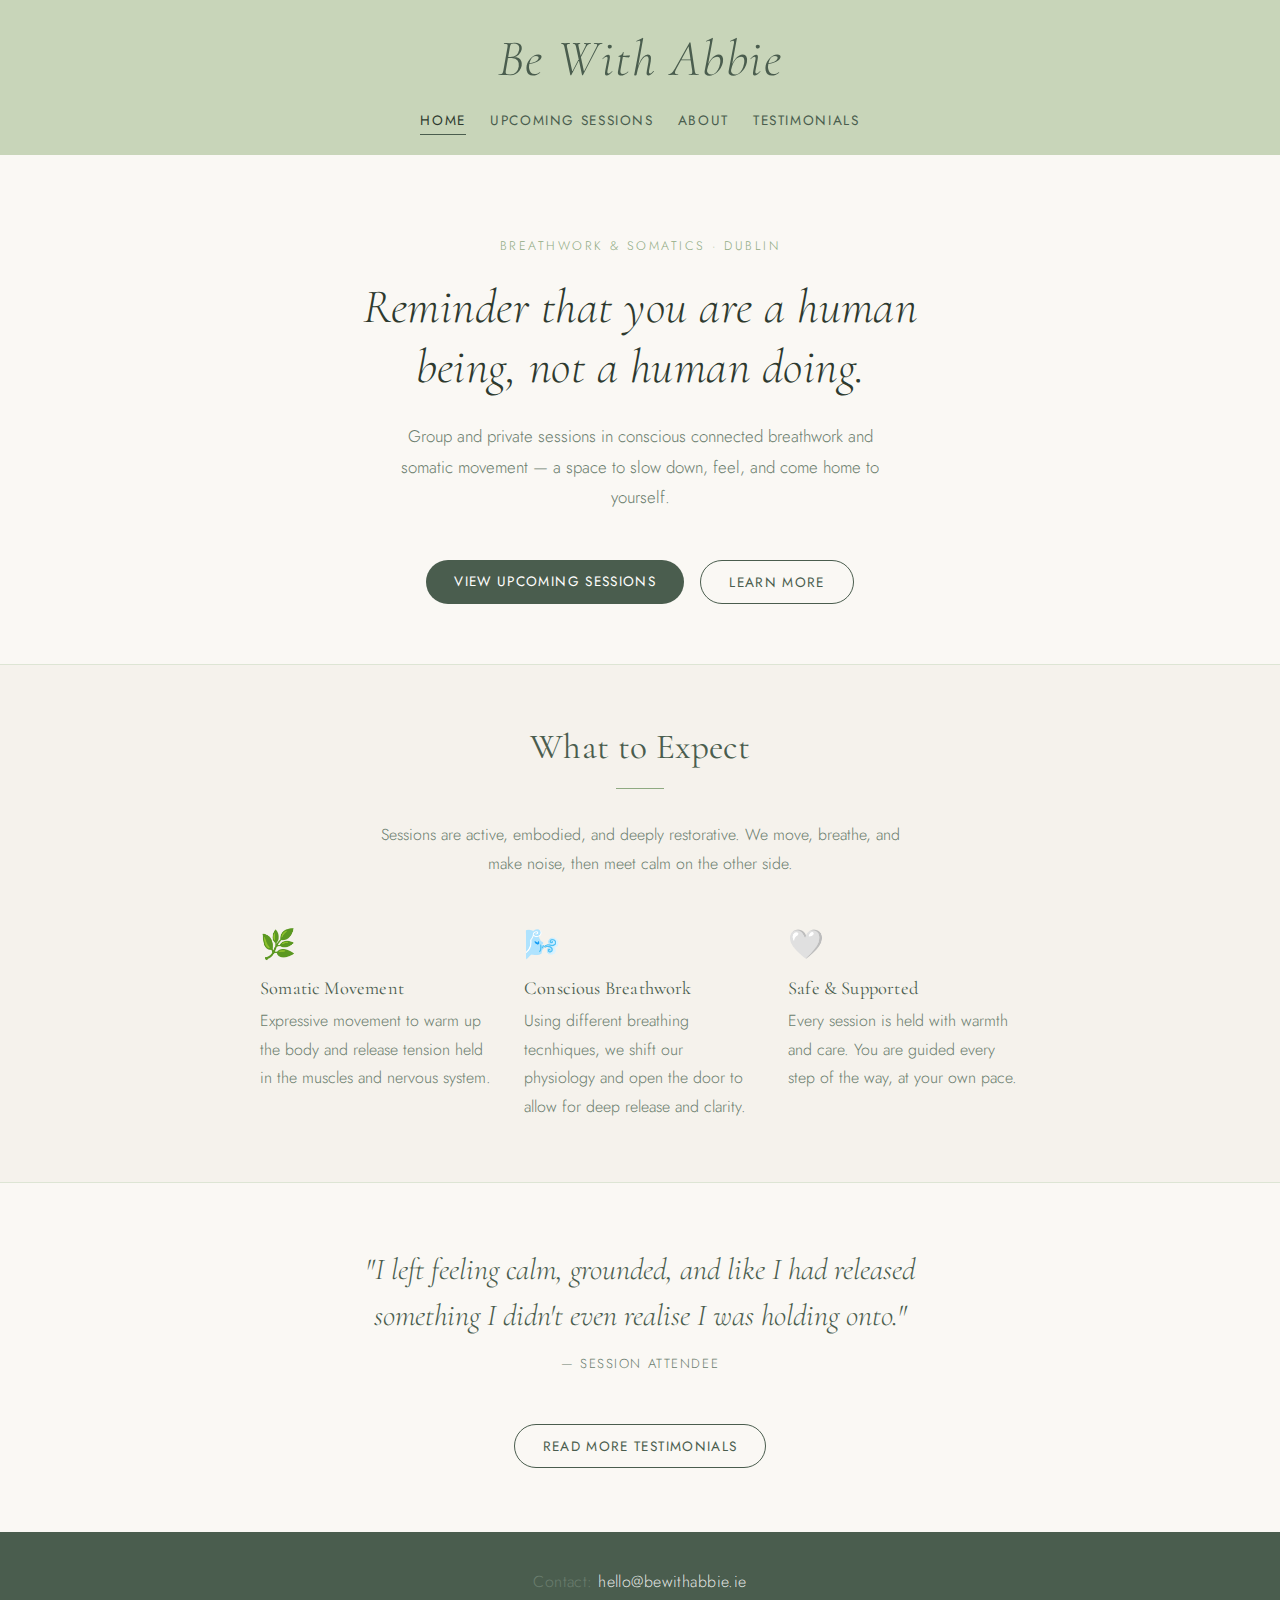
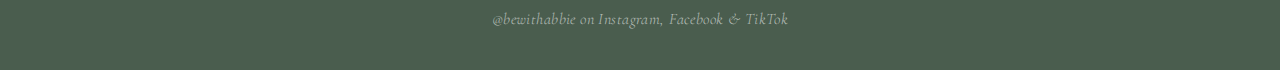
<file: index.html>
<!DOCTYPE html>
<html lang="en">
<head>
<meta charset="UTF-8" />
<meta name="viewport" content="width=device-width, initial-scale=1.0" />
<title>Be With Abbie • Breathwork & Somatics</title>
<link rel="stylesheet" href="style.css" />
<style>
.hero{text-align:center;padding:80px 24px 60px;max-width:680px;margin:0 auto}
.hero .eyebrow{font-family:'Jost',sans-serif;font-size:0.78rem;letter-spacing:0.2em;text-transform:uppercase;color:var(--accent);margin-bottom:20px}
.hero h2{font-size:clamp(2rem,5vw,3rem);font-style:italic;font-weight:300;color:var(--text);line-height:1.25;margin-bottom:24px}
.hero p{font-size:1.05rem;max-width:520px;margin:0 auto 36px}
.hero-actions{display:flex;gap:16px;justify-content:center;flex-wrap:wrap}
.what-section{background:var(--warm-white);border-top:1px solid var(--border);border-bottom:1px solid var(--border);padding:60px 24px;text-align:center}
.what-section h2{margin-bottom:12px}
.pillars{display:grid;grid-template-columns:repeat(auto-fit,minmax(200px,1fr));gap:32px;max-width:760px;margin:44px auto 0;text-align:left}
.pillar-icon{font-size:1.8rem;margin-bottom:12px}
.pillar h3{font-size:1.15rem;margin-bottom:8px}
.pull-quote{text-align:center;padding:64px 24px;max-width:600px;margin:0 auto}
.pull-quote blockquote{font-family:'Cormorant Garamond',serif;font-size:clamp(1.4rem,3vw,1.9rem);font-style:italic;font-weight:300;color:var(--sage-deep);line-height:1.5}
.pull-quote cite{display:block;margin-top:16px;font-size:0.82rem;letter-spacing:0.12em;text-transform:uppercase;color:var(--text-light);font-style:normal;font-family:'Jost',sans-serif}
</style>
</head>
<body>
<header>
<h1>Be With Abbie</h1>
<nav>
  <a href="index.html" class="active">Home</a>
<a href="upcoming-sessions.html">Upcoming Sessions</a>
<a href="about.html">About</a>
<a href="testimonials.html">Testimonials</a>
</nav>
</header>
<main>
<div class="hero fade-up">
<p class="eyebrow">Breathwork & Somatics · Dublin</p>
<h2>Reminder that you are a human being, not a human doing.</h2>
<p>Group and private sessions in conscious connected breathwork and somatic movement — a space to slow down, feel, and come home to yourself.</p>
<div class="hero-actions">
<a class="btn" href="upcoming-sessions.html">View Upcoming Sessions</a>
<a class="btn btn-outline" href="about.html">Learn More</a>
</div>
</div>
<div class="what-section">
<h2>What to Expect</h2>
<div class="divider"></div>
<p style="max-width:520px;margin:0 auto;">Sessions are active, embodied, and deeply restorative. We move, breathe, and make noise, then meet calm on the other side.</p>
<div class="pillars">
<div class="pillar fade-up">
<div class="pillar-icon">🌿</div>
<h3>Somatic Movement</h3>
<p>Expressive movement to warm up the body and release tension held in the muscles and nervous system.</p>
</div>
<div class="pillar fade-up">
<div class="pillar-icon">🌬️</div>
<h3>Conscious Breathwork</h3>
<p>Using different breathing tecnhiques, we shift our physiology and open the door to allow for deep release and clarity.</p>
</div>
<div class="pillar fade-up">
<div class="pillar-icon">🤍</div>
<h3>Safe & Supported</h3>
<p>Every session is held with warmth and care. You are guided every step of the way, at your own pace.</p>
</div>
</div>
</div>
<div class="pull-quote fade-up">
<blockquote>
"I left feeling calm, grounded, and like I had released something I didn't even realise I was holding onto."
</blockquote>
<cite>— Session attendee</cite>
<br/>
<a class="btn btn-outline" href="testimonials.html" style="margin-top:28px;">Read More Testimonials</a>
</div>
</main>
<footer>
<p>Contact: <a href="mailto:hello@bewithabbie.ie">hello@bewithabbie.ie</a></p>
<p class="social">@bewithabbie on Instagram, Facebook & TikTok</p>
</footer>
</body>
</html>
</file>
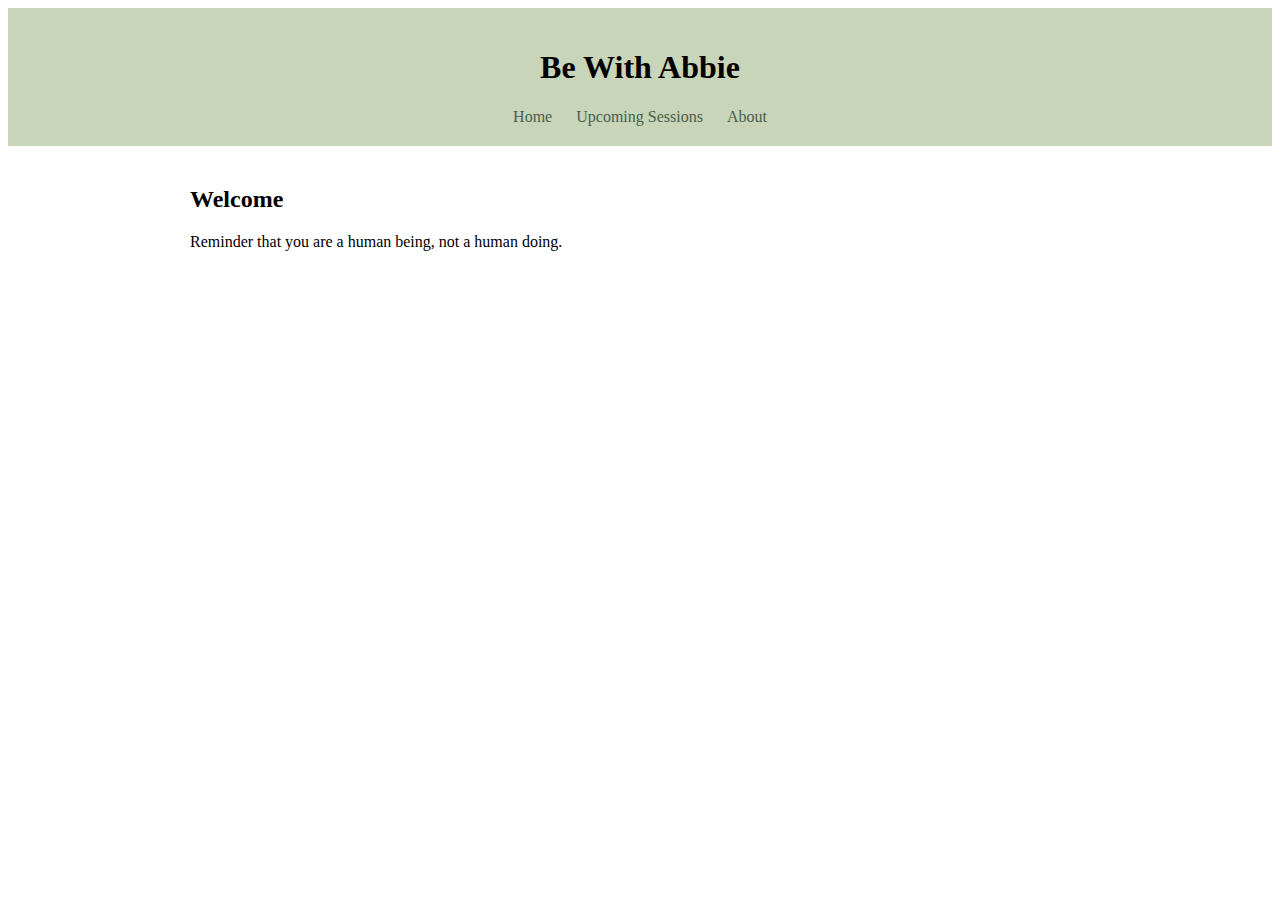
<file: bewithabbie-website/index.html>
<!-- ========================= index.html ========================= -->
<!DOCTYPE html>
<html lang="en">
<head>
<meta charset="UTF-8" />
<meta name="viewport" content="width=device-width, initial-scale=1.0" />
<title>Be With Abbie • Home</title>
<link rel="stylesheet" href="style.css" />
</head>
<body>
<header>
<h1>Be With Abbie</h1>
<nav>
<a href="index.html">Home</a>
<a href="upcoming-sessions.html">Upcoming Sessions</a>
<a href="about.html">About</a>
</nav>
</header>


<main>
<section>
<h2>Welcome</h2>
<p>Reminder that you are a human being, not a human doing.</p>
</section>
</main>
</body>
</html>
</file>
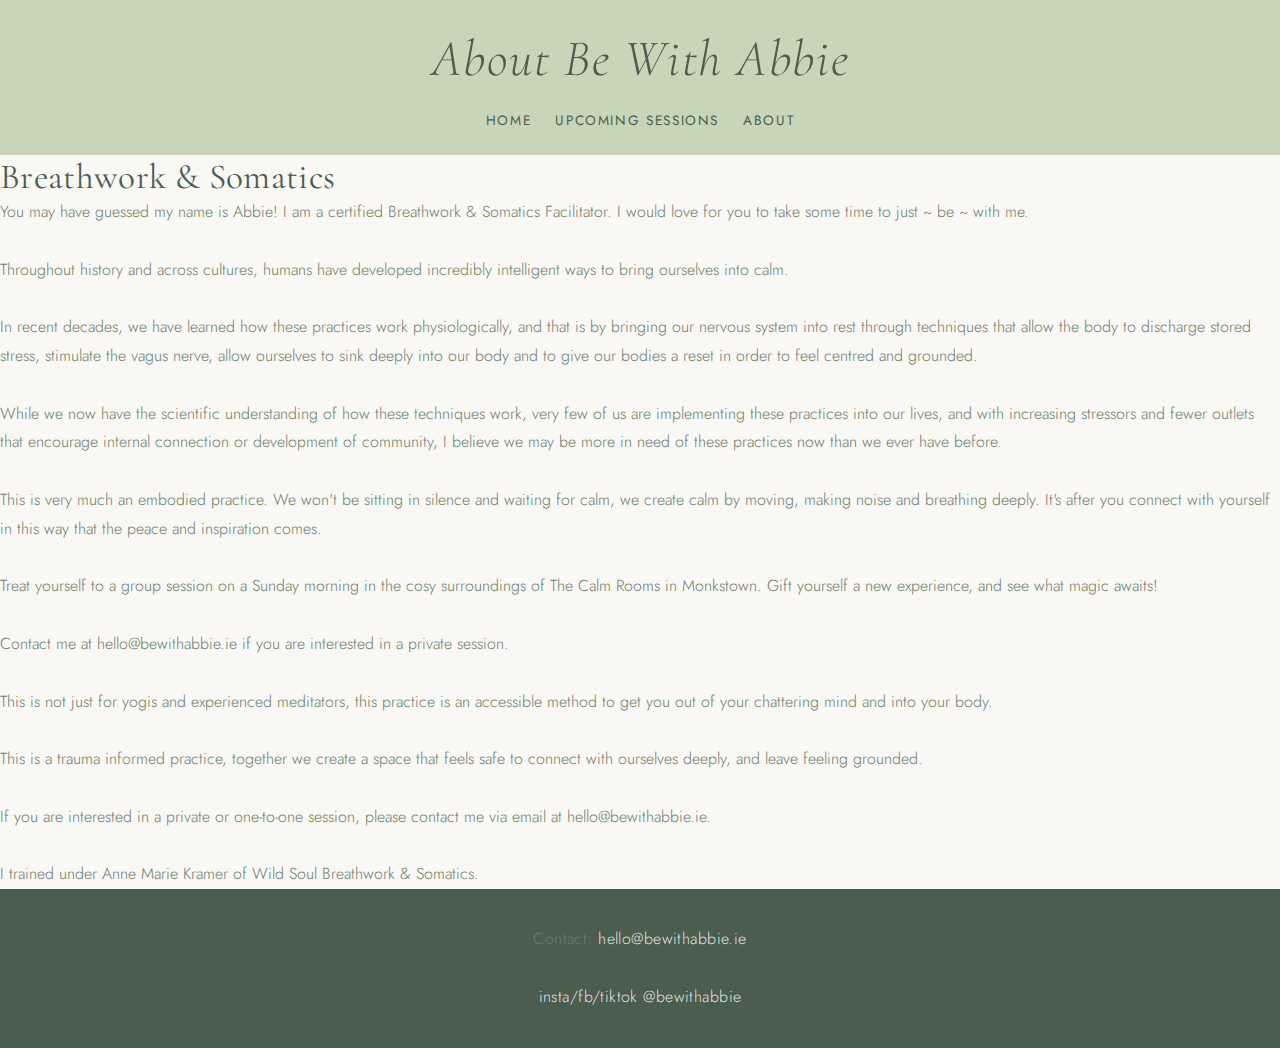
<file: about.html>
<!-- ========================= about.html ========================= -->
<!DOCTYPE html>
<html lang="en">
<head>
<meta charset="UTF-8" />
<meta name="viewport" content="width=device-width, initial-scale=1.0" />
<title>About • Be With Abbie</title>
<link rel="stylesheet" href="style.css" />
</head>
<body>
<header>
<h1>About Be With Abbie</h1>
<nav>
<a href="index.html">Home</a>
<a href="upcoming-sessions.html">Upcoming Sessions</a>
<a href="about.html">About</a>
</nav>
</header>


<main>
    <section>
<h2>Breathwork & Somatics</h2>
    <p> You may have guessed my name is Abbie! I am a certified Breathwork & Somatics Facilitator. I would love for you to take some time to just ~ be ~ with me.
    <br> </br>
    Throughout history and across cultures, humans have developed incredibly intelligent ways to bring ourselves into calm. 
    <br> </br>
    In recent decades, we have learned how these practices work physiologically, and that is by bringing our nervous system into rest through techniques that allow the body to discharge stored stress,
    stimulate the vagus nerve, allow ourselves to sink deeply into our body and to give our bodies a reset in order to feel centred and grounded.
<br> </br>
    While we now have the scientific understanding of how these techniques work, very few of us are implementing these practices into our lives, and with increasing stressors and fewer outlets that encourage internal connection or development of community, I believe we may be more in need of these practices now than we ever have before.
    <br> </br>
    This is very much an embodied practice. We won't be sitting in silence and waiting for calm, we create calm by moving, making noise and breathing deeply. It's after you connect with yourself in this way that the peace and inspiration comes.
    <br>
</br>
    Treat yourself to a group session on a Sunday morning in the cosy surroundings of The Calm Rooms in Monkstown. Gift yourself a new experience, and see what magic awaits! 
    <br>
</br>
        Contact me at hello@bewithabbie.ie if you are interested in a private session.
        <br>
</br>
    This is not just for yogis and experienced meditators, this practice is an accessible method to get you out of your chattering mind and into your body.
    <br>
</br>
     This is a trauma informed practice, together we create a space that feels safe to connect with ourselves deeply, and leave feeling grounded.
<br>
</br>
      If you are interested in a private or one-to-one session, please contact me via email at hello@bewithabbie.ie.
<br>
</br>
   I trained under Anne Marie Kramer of Wild Soul Breathwork & Somatics.
           </p>
</main>
    </section>
</body>
</html>

<footer>
    <p>
    Contact:
    <a href="mailto:hello@bewithabbie.ie">hello@bewithabbie.ie
     <br> </br>
    insta/fb/tiktok @bewithabbie
    </a>

  </p>
</footer>
</file>
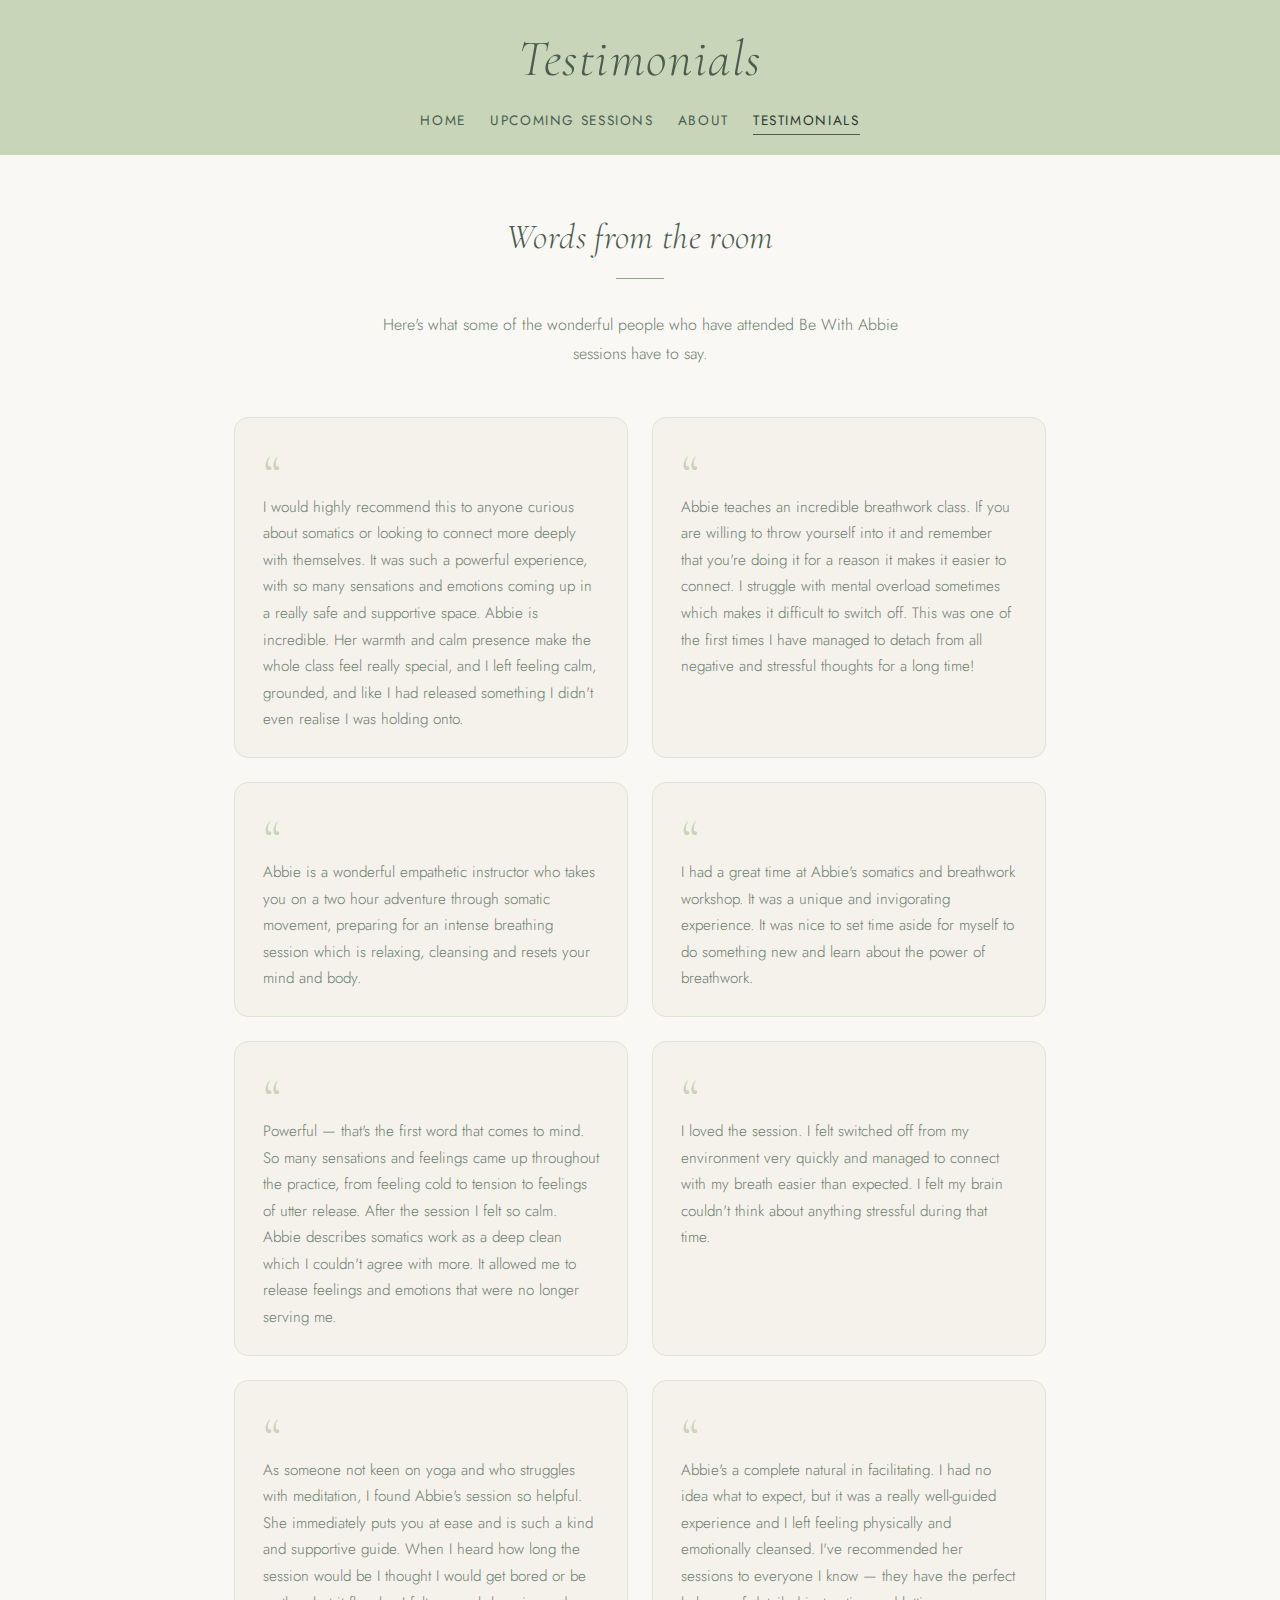
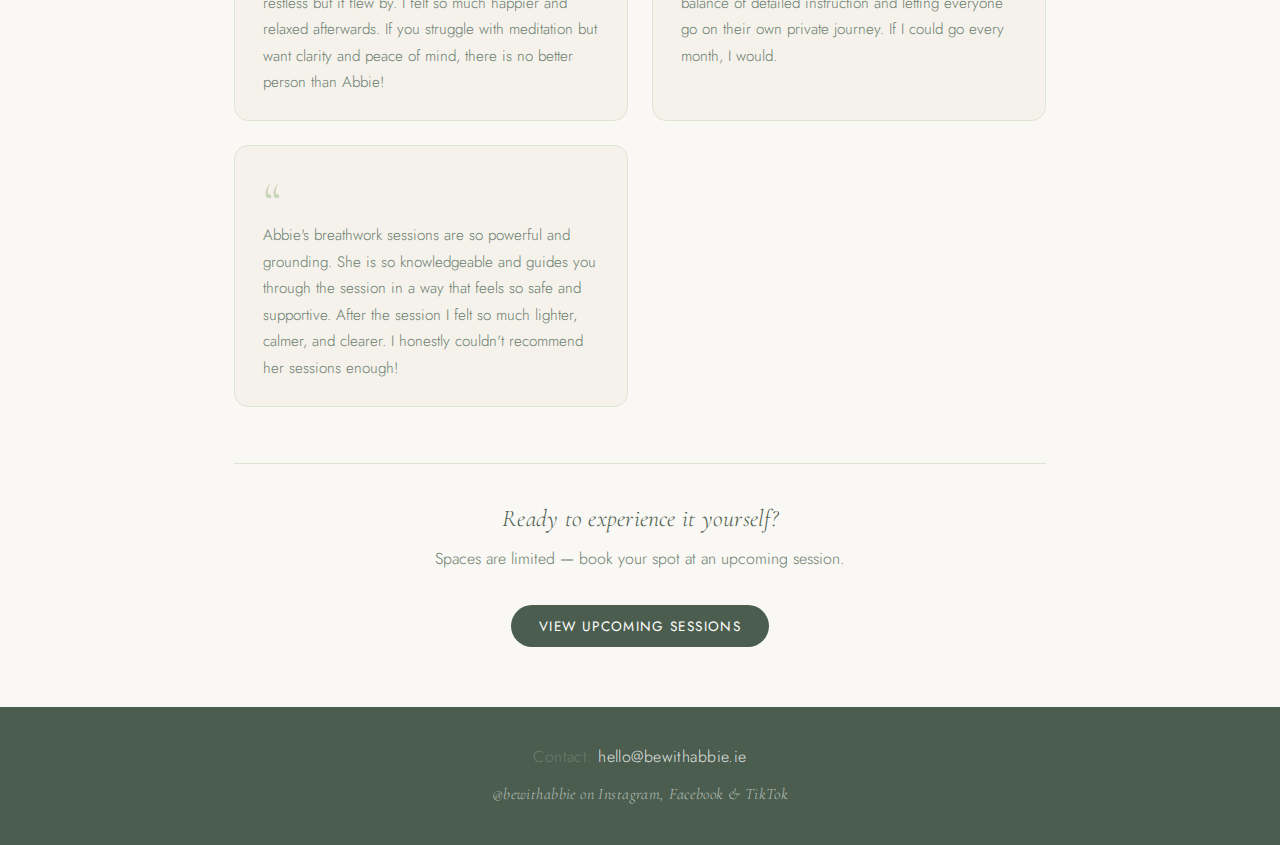
<file: testimonials.html>
<!-- ========================= testimonials.html ========================= -->
<!DOCTYPE html>
<html lang="en">
<head>
  <meta charset="UTF-8" />
  <meta name="viewport" content="width=device-width, initial-scale=1.0" />
  <title>Testimonials • Be With Abbie</title>
  <link rel="stylesheet" href="style.css" />
  <style>
    .testimonials-intro {
      text-align: center;
      max-width: 560px;
      margin: 0 auto 48px;
    }
    .testimonials-intro h2 {
      font-style: italic;
      font-weight: 300;
      margin-bottom: 14px;
    }
    .cta-strip {
      text-align: center;
      margin-top: 56px;
      padding-top: 40px;
      border-top: 1px solid var(--border);
    }
    .cta-strip h3 {
      font-style: italic;
      font-weight: 300;
      font-size: 1.5rem;
      margin-bottom: 12px;
    }
    .cta-strip p { margin-bottom: 20px; }
  </style>
</head>
<body>

<header>
  <h1>Testimonials</h1>
  <nav>
    <a href="index.html">Home</a>
    <a href="upcoming-sessions.html">Upcoming Sessions</a>
    <a href="about.html">About</a>
    <a href="testimonials.html" class="active">Testimonials</a>
  </nav>
</header>

<main>
  <div class="container">

    <div class="testimonials-intro fade-up">
      <h2>Words from the room</h2>
      <div class="divider"></div>
      <p>Here's what some of the wonderful people who have attended Be With Abbie sessions have to say.</p>
    </div>

    <div class="testimonials-grid">

      <div class="testimonial-card fade-up">
        <p>I would highly recommend this to anyone curious about somatics or looking to connect more deeply with themselves. It was such a powerful experience, with so many sensations and emotions coming up in a really safe and supportive space. Abbie is incredible. Her warmth and calm presence make the whole class feel really special, and I left feeling calm, grounded, and like I had released something I didn't even realise I was holding onto.</p>
      </div>

      <div class="testimonial-card fade-up">
        <p>Abbie teaches an incredible breathwork class. If you are willing to throw yourself into it and remember that you're doing it for a reason it makes it easier to connect. I struggle with mental overload sometimes which makes it difficult to switch off. This was one of the first times I have managed to detach from all negative and stressful thoughts for a long time!</p>
      </div>

      <div class="testimonial-card fade-up">
        <p>Abbie is a wonderful empathetic instructor who takes you on a two hour adventure through somatic movement, preparing for an intense breathing session which is relaxing, cleansing and resets your mind and body.</p>
      </div>

      <div class="testimonial-card fade-up">
        <p>I had a great time at Abbie's somatics and breathwork workshop. It was a unique and invigorating experience. It was nice to set time aside for myself to do something new and learn about the power of breathwork.</p>
      </div>

      <div class="testimonial-card fade-up">
        <p>Powerful — that's the first word that comes to mind. So many sensations and feelings came up throughout the practice, from feeling cold to tension to feelings of utter release. After the session I felt so calm. Abbie describes somatics work as a deep clean which I couldn't agree with more. It allowed me to release feelings and emotions that were no longer serving me.</p>
      </div>

      <div class="testimonial-card fade-up">
        <p>I loved the session. I felt switched off from my environment very quickly and managed to connect with my breath easier than expected. I felt my brain couldn't think about anything stressful during that time.</p>
      </div>

      <div class="testimonial-card fade-up">
        <p>As someone not keen on yoga and who struggles with meditation, I found Abbie's session so helpful. She immediately puts you at ease and is such a kind and supportive guide. When I heard how long the session would be I thought I would get bored or be restless but it flew by. I felt so much happier and relaxed afterwards. If you struggle with meditation but want clarity and peace of mind, there is no better person than Abbie!</p>
      </div>

      <div class="testimonial-card fade-up">
        <p>Abbie's a complete natural in facilitating. I had no idea what to expect, but it was a really well-guided experience and I left feeling physically and emotionally cleansed. I've recommended her sessions to everyone I know — they have the perfect balance of detailed instruction and letting everyone go on their own private journey. If I could go every month, I would.</p>
      </div>

      <div class="testimonial-card fade-up">
        <p>Abbie's breathwork sessions are so powerful and grounding. She is so knowledgeable and guides you through the session in a way that feels so safe and supportive. After the session I felt so much lighter, calmer, and clearer. I honestly couldn't recommend her sessions enough!</p>
      </div>

    </div>

    <div class="cta-strip fade-up">
      <h3>Ready to experience it yourself?</h3>
      <p>Spaces are limited — book your spot at an upcoming session.</p>
      <a class="btn" href="upcoming-sessions.html">View Upcoming Sessions</a>
    </div>

  </div>
</main>

<footer>
  <p>Contact: <a href="mailto:hello@bewithabbie.ie">hello@bewithabbie.ie</a></p>
  <p class="social">@bewithabbie on Instagram, Facebook & TikTok</p>
</footer>

</body>
</html>
</file>
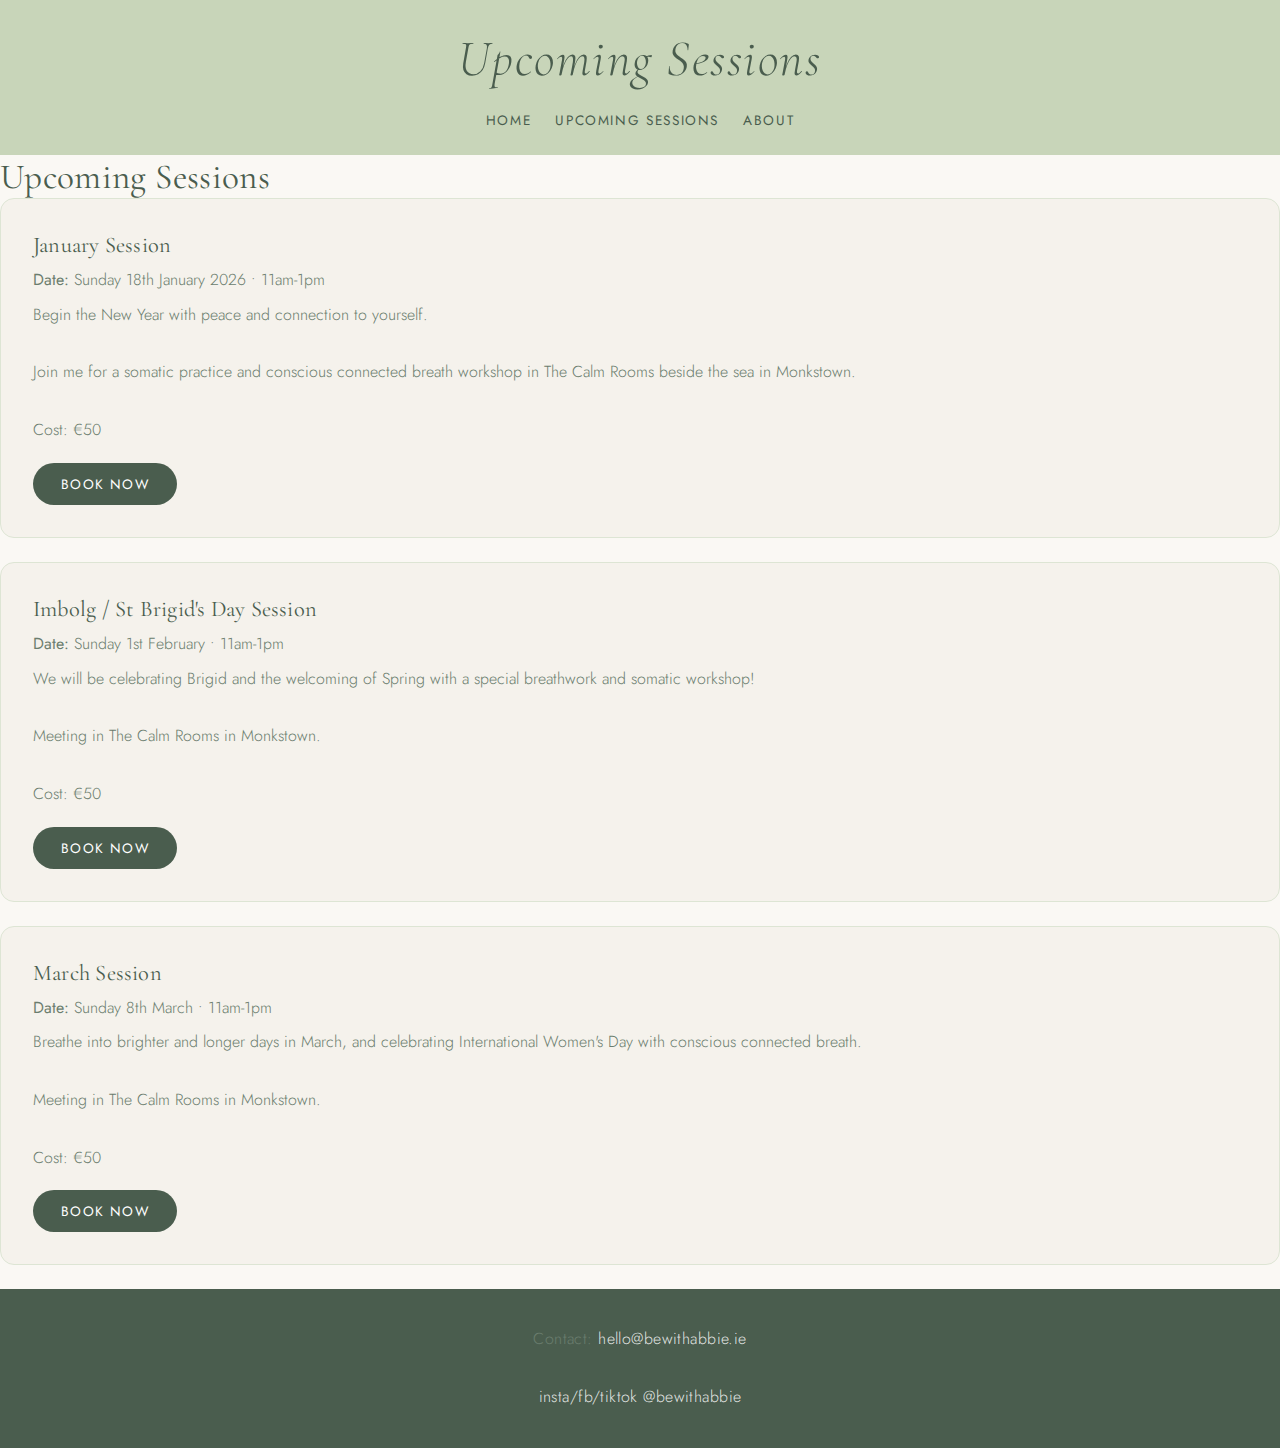
<file: upcoming-sessions.html>
<!-- ========================= upcoming-sessions.html ========================= -->
<!DOCTYPE html>
<html lang="en">
<head>
<meta charset="UTF-8" />
<meta name="viewport" content="width=device-width, initial-scale=1.0" />
<title>Upcoming Sessions • Be With Abbie</title>
<link rel="stylesheet" href="style.css" />
</head>
<body>
<header>
<h1>Upcoming Sessions</h1>
<nav>
<a href="index.html">Home</a>
<a href="upcoming-sessions.html">Upcoming Sessions</a>
<a href="about.html">About</a>
</nav>
</header>


<main>
<h2>Upcoming Sessions</h2>


<div class="session">
<h3>January Session</h3>
<p><strong>Date:</strong> Sunday 18th January 2026 • 11am-1pm</p>
<p>Begin the New Year with peace and connection to yourself.
  <br> </br>
  Join me for a somatic practice and conscious connected breath workshop in The Calm Rooms beside the sea in Monkstown.
<br> </br>
  Cost: €50 </p>
<a class="btn" href="https://tally.so/r/Zj8LJV">Book Now</a>
</div>

<div class="session">
<h3>Imbolg / St Brigid's Day Session</h3>
<p><strong>Date:</strong> Sunday 1st February • 11am-1pm</p>
<p>We will be celebrating Brigid and the welcoming of Spring with a special breathwork and somatic workshop!
  <br> </br>
  Meeting in The Calm Rooms in Monkstown.
  <br> </br>
  Cost: €50 
</p>
<a class="btn" href="https://tally.so/r/vGMv2g">Book Now</a>
</div>

  <div class="session">
<h3>March Session</h3>
<p><strong>Date:</strong> Sunday 8th March • 11am-1pm</p>
<p>Breathe into brighter and longer days in March, and celebrating International Women's Day with conscious connected breath.
  <br> </br>
  Meeting in The Calm Rooms in Monkstown.
  <br> </br>
  Cost: €50 
</p>
<a class="btn" href="https://tally.so/r/jaoQP4">Book Now</a>
</div>
</main>
</body>
</html>

<footer>
  <p>
    Contact:
    <a href="mailto:hello@bewithabbie.ie">hello@bewithabbie.ie
     <br> </br>
    insta/fb/tiktok @bewithabbie
    </a>

  </p>
</footer>
</file>
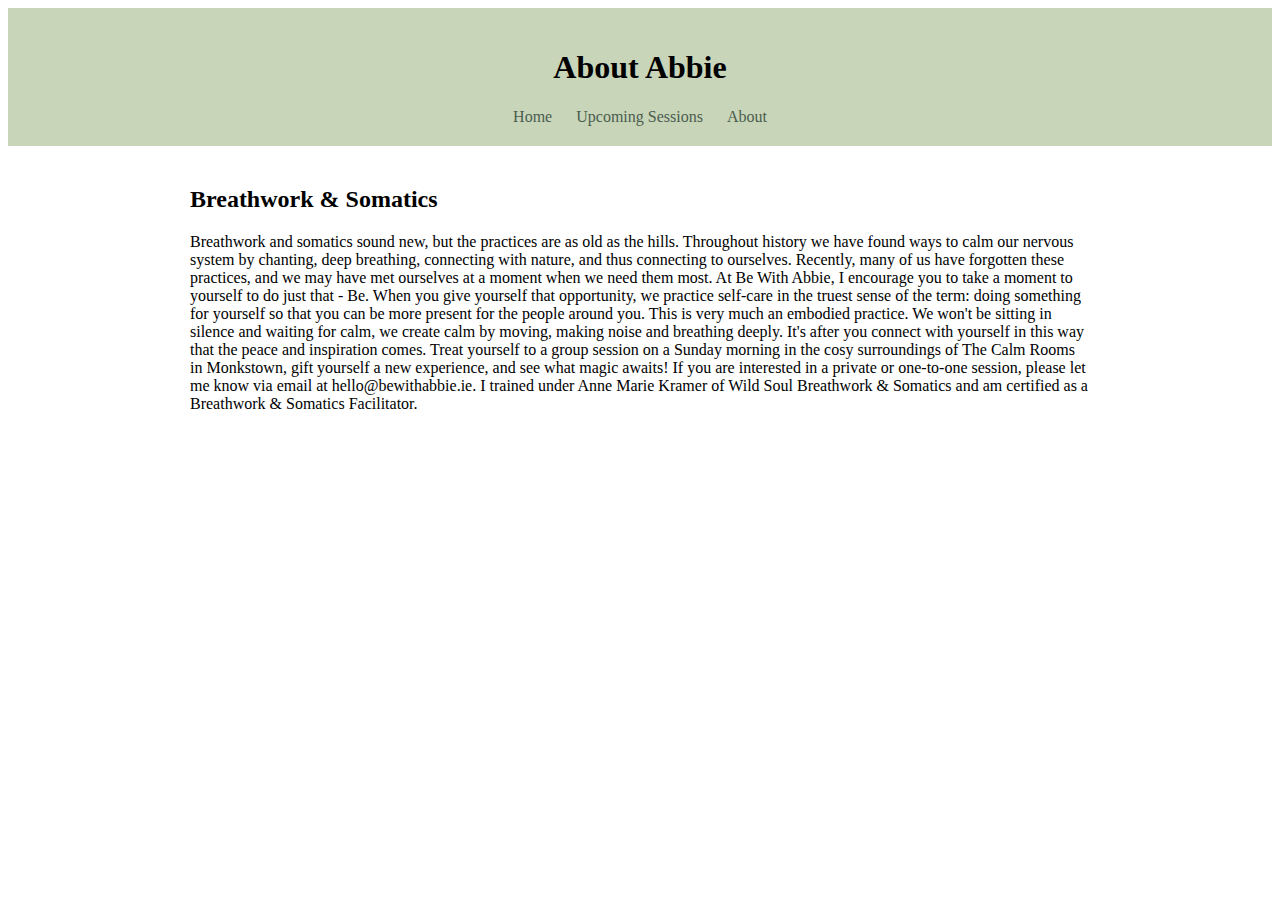
<file: bewithabbie-website/about.html>
<!-- ========================= about.html ========================= -->
<!DOCTYPE html>
<html lang="en">
<head>
<meta charset="UTF-8" />
<meta name="viewport" content="width=device-width, initial-scale=1.0" />
<title>About • Be With Abbie</title>
<link rel="stylesheet" href="style.css" />
</head>
<body>
<header>
<h1>About Abbie</h1>
<nav>
<a href="index.html">Home</a>
<a href="upcoming-sessions.html">Upcoming Sessions</a>
<a href="about.html">About</a>
</nav>
</header>


<main>
<section>
<h2>Breathwork & Somatics</h2>
<p>Breathwork and somatics sound new, but the practices are as old as the hills. Throughout history we have found ways to calm our nervous system by chanting, deep breathing, connecting with nature, and thus connecting to ourselves. 
    Recently, many of us have forgotten these practices, and we may have met ourselves at a moment when we need them most.
    At Be With Abbie, I encourage you to take a moment to yourself to do just that - Be. When you give yourself that opportunity, we practice self-care in the truest sense of the term: doing something for yourself so that you can be more present for the people around you.
    This is very much an embodied practice. We won't be sitting in silence and waiting for calm, we create calm by moving, making noise and breathing deeply. It's after you connect with yourself in this way that the peace and inspiration comes.
    Treat yourself to a group session on a Sunday morning in the cosy surroundings of The Calm Rooms in Monkstown, gift yourself a new experience, and see what magic awaits! 
    If you are interested in a private or one-to-one session, please let me know via email at hello@bewithabbie.ie.

    I trained under Anne Marie Kramer of Wild Soul Breathwork & Somatics and am certified as a Breathwork & Somatics Facilitator.
</p>
</section>
</main>
</body>
</html>
</file>
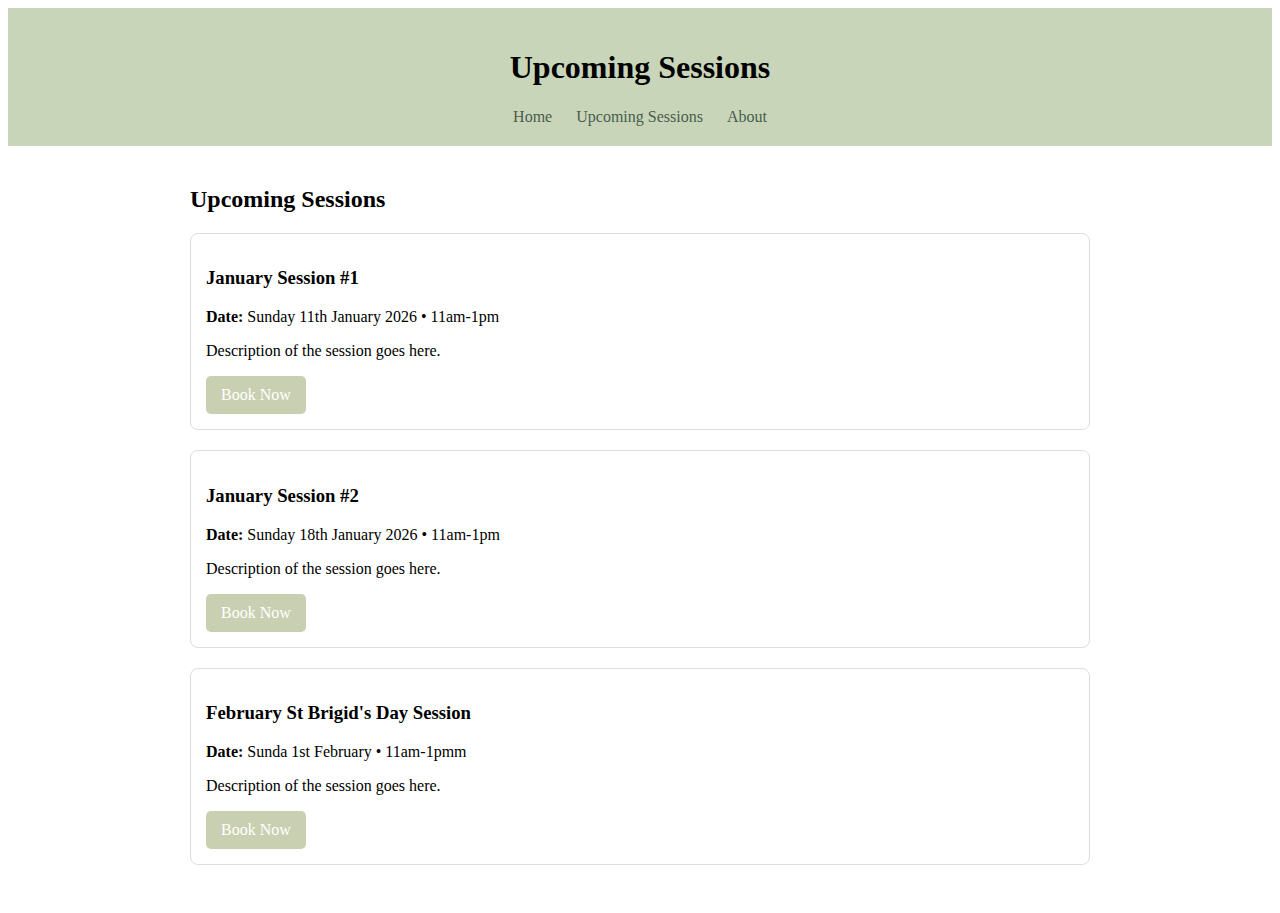
<file: bewithabbie-website/upcoming-sessions.html>
<!-- ========================= upcoming-sessions.html ========================= -->
<!DOCTYPE html>
<html lang="en">
<head>
<meta charset="UTF-8" />
<meta name="viewport" content="width=device-width, initial-scale=1.0" />
<title>Upcoming Sessions • Be With Abbie</title>
<link rel="stylesheet" href="style.css" />
</head>
<body>
<header>
<h1>Upcoming Sessions</h1>
<nav>
<a href="index.html">Home</a>
<a href="upcoming-sessions.html">Upcoming Sessions</a>
<a href="about.html">About</a>
</nav>
</header>


<main>
<h2>Upcoming Sessions</h2>


<div class="session">
<h3>January Session #1</h3>
<p><strong>Date:</strong> Sunday 11th January 2026 • 11am-1pm</p>
<p>Description of the session goes here.</p>
<a class="btn" href="https://tally.so/r/eqMlWl">Book Now</a>
</div>

<div class="session">
<h3>January Session #2</h3>
<p><strong>Date:</strong> Sunday 18th January 2026 • 11am-1pm</p>
<p>Description of the session goes here.</p>
<a class="btn" href="https://tally.so/r/Zj8LJV">Book Now</a>
</div>

<div class="session">
<h3>February St Brigid's Day Session</h3>
<p><strong>Date:</strong> Sunda 1st February • 11am-1pmm</p>
<p>Description of the session goes here.</p>
<a class="btn" href="YOUR_TALLY_LINK_2">Book Now</a>
</div>
</main>
</body>
</html>
</file>
<file: style.css>
/* ========================= style.css ========================= */

@import url('https://fonts.googleapis.com/css2?family=Cormorant+Garamond:ital,wght@0,300;0,400;0,600;1,300;1,400&family=Jost:wght@300;400;500&display=swap');

/* ── CSS Variables ── */
:root {
  --sage:        #C8D5B9;
  --sage-dark:   #7a9b7e;
  --sage-deep:   #4A5D4E;
  --cream:       #faf8f4;
  --warm-white:  #f5f2ec;
  --text:        #2e3a2f;
  --text-light:  #6b7d6e;
  --border:      #dde5d4;
  --accent:      #8faa82;
}

/* ── Reset & Base ── */
*, *::before, *::after { box-sizing: border-box; margin: 0; padding: 0; }

html { scroll-behavior: smooth; }

body {
  font-family: 'Jost', sans-serif;
  font-weight: 300;
  background: var(--cream);
  color: var(--text);
  min-height: 100vh;
  display: flex;
  flex-direction: column;
}

main { flex: 1; }

/* ── Typography ── */
h1, h2, h3 {
  font-family: 'Cormorant Garamond', serif;
  font-weight: 400;
  letter-spacing: 0.01em;
}

h1 { font-size: clamp(2.2rem, 5vw, 3.2rem); }
h2 { font-size: clamp(1.6rem, 3vw, 2.2rem); color: var(--sage-deep); }
h3 { font-size: 1.4rem; color: var(--sage-deep); }

p { line-height: 1.8; color: var(--text-light); font-size: 1rem; }

a { color: var(--sage-deep); }

/* ── Header ── */
header {
  background: var(--sage);
  padding: 28px 40px 20px;
  text-align: center;
  position: relative;
}

header h1 {
  color: var(--sage-deep);
  font-weight: 300;
  font-style: italic;
  margin-bottom: 16px;
  letter-spacing: 0.03em;
}

/* ── Nav ── */
nav {
  display: flex;
  justify-content: center;
  flex-wrap: wrap;
  gap: 6px 24px;
}

nav a {
  text-decoration: none;
  color: var(--sage-deep);
  font-family: 'Jost', sans-serif;
  font-weight: 400;
  font-size: 0.85rem;
  letter-spacing: 0.12em;
  text-transform: uppercase;
  padding: 4px 0;
  border-bottom: 1px solid transparent;
  transition: border-color 0.25s ease, color 0.25s ease;
}

nav a:hover,
nav a.active {
  border-bottom-color: var(--sage-deep);
  color: var(--text);
}

/* ── Main container ── */
.container {
  max-width: 860px;
  margin: 0 auto;
  padding: 60px 24px;
}

/* ── Section divider ── */
.divider {
  width: 48px;
  height: 1px;
  background: var(--accent);
  margin: 20px auto 32px;
}

/* ── Button ── */
.btn {
  display: inline-block;
  background: var(--sage-deep);
  color: #fff;
  padding: 11px 28px;
  text-decoration: none;
  border-radius: 30px;
  font-family: 'Jost', sans-serif;
  font-weight: 400;
  font-size: 0.85rem;
  letter-spacing: 0.1em;
  text-transform: uppercase;
  transition: background 0.25s ease, transform 0.2s ease;
  margin-top: 12px;
}

.btn:hover {
  background: var(--sage-dark);
  transform: translateY(-1px);
}

.btn.btn-outline {
  background: transparent;
  border: 1.5px solid var(--sage-deep);
  color: var(--sage-deep);
}

.btn.btn-outline:hover {
  background: var(--sage-deep);
  color: #fff;
}

/* ── Session cards ── */
.session {
  background: var(--warm-white);
  border: 1px solid var(--border);
  border-radius: 14px;
  padding: 32px;
  margin-bottom: 24px;
  transition: box-shadow 0.25s ease;
}

.session:hover {
  box-shadow: 0 6px 24px rgba(74, 93, 78, 0.1);
}

.session h3 {
  margin-bottom: 8px;
}

.session .date-tag {
  display: inline-block;
  font-size: 0.82rem;
  letter-spacing: 0.08em;
  text-transform: uppercase;
  color: var(--accent);
  font-family: 'Jost', sans-serif;
  font-weight: 500;
  margin-bottom: 12px;
}

.session p { margin-bottom: 6px; }

/* ── Testimonial cards ── */
.testimonials-grid {
  display: grid;
  grid-template-columns: repeat(auto-fill, minmax(280px, 1fr));
  gap: 24px;
  margin-top: 40px;
}

.testimonial-card {
  background: var(--warm-white);
  border: 1px solid var(--border);
  border-radius: 14px;
  padding: 28px 28px 24px;
  transition: box-shadow 0.25s ease;
}

.testimonial-card:hover {
  box-shadow: 0 6px 24px rgba(74, 93, 78, 0.1);
}

.testimonial-card::before {
  content: '\201C';
  font-family: 'Cormorant Garamond', serif;
  font-size: 3.5rem;
  color: var(--sage);
  line-height: 1;
  display: block;
  margin-bottom: -8px;
}

.testimonial-card p {
  font-size: 0.95rem;
  line-height: 1.75;
}

/* ── Footer ── */
footer {
  background: var(--sage-deep);
  color: rgba(255,255,255,0.75);
  text-align: center;
  padding: 36px 24px;
  font-size: 0.88rem;
  letter-spacing: 0.03em;
  line-height: 2;
}

footer a {
  color: rgba(255,255,255,0.85);
  text-decoration: none;
  transition: color 0.2s;
}

footer a:hover { color: #fff; }

footer .social {
  margin-top: 8px;
  font-style: italic;
  font-family: 'Cormorant Garamond', serif;
  font-size: 1rem;
  color: rgba(255,255,255,0.6);
}

/* ── Page fade-in ── */
@keyframes fadeUp {
  from { opacity: 0; transform: translateY(18px); }
  to   { opacity: 1; transform: translateY(0); }
}

.fade-up {
  animation: fadeUp 0.7s ease both;
}

.fade-up:nth-child(2) { animation-delay: 0.1s; }
.fade-up:nth-child(3) { animation-delay: 0.2s; }
.fade-up:nth-child(4) { animation-delay: 0.3s; }

/* ── Responsive ── */
@media (max-width: 600px) {
  header { padding: 24px 20px 16px; }
  .container { padding: 40px 20px; }
  .session { padding: 24px 20px; }
  .testimonial-card { padding: 22px 20px; }
}
</file>
<file: bewithabbie-website/style.css>
<!-- ========================= style.css ========================= -->
/* Basic shared styling */
body { font-family: Arial, sans-serif; margin: 0; padding: 0; }
header { background: #C8D5B9; padding: 20px; text-align: center; }
nav a { margin: 0 10px; text-decoration: none; color: #4A5D4E; }
main { max-width: 900px; margin: auto; padding: 20px; }
.session { border: 1px solid #ddd; padding: 15px; border-radius: 8px; margin-bottom: 20px; }
.btn { background: #C9D0B2; color: white; padding: 10px 15px; text-decoration: none; border-radius: 5px; display: inline-block; }
</file>
